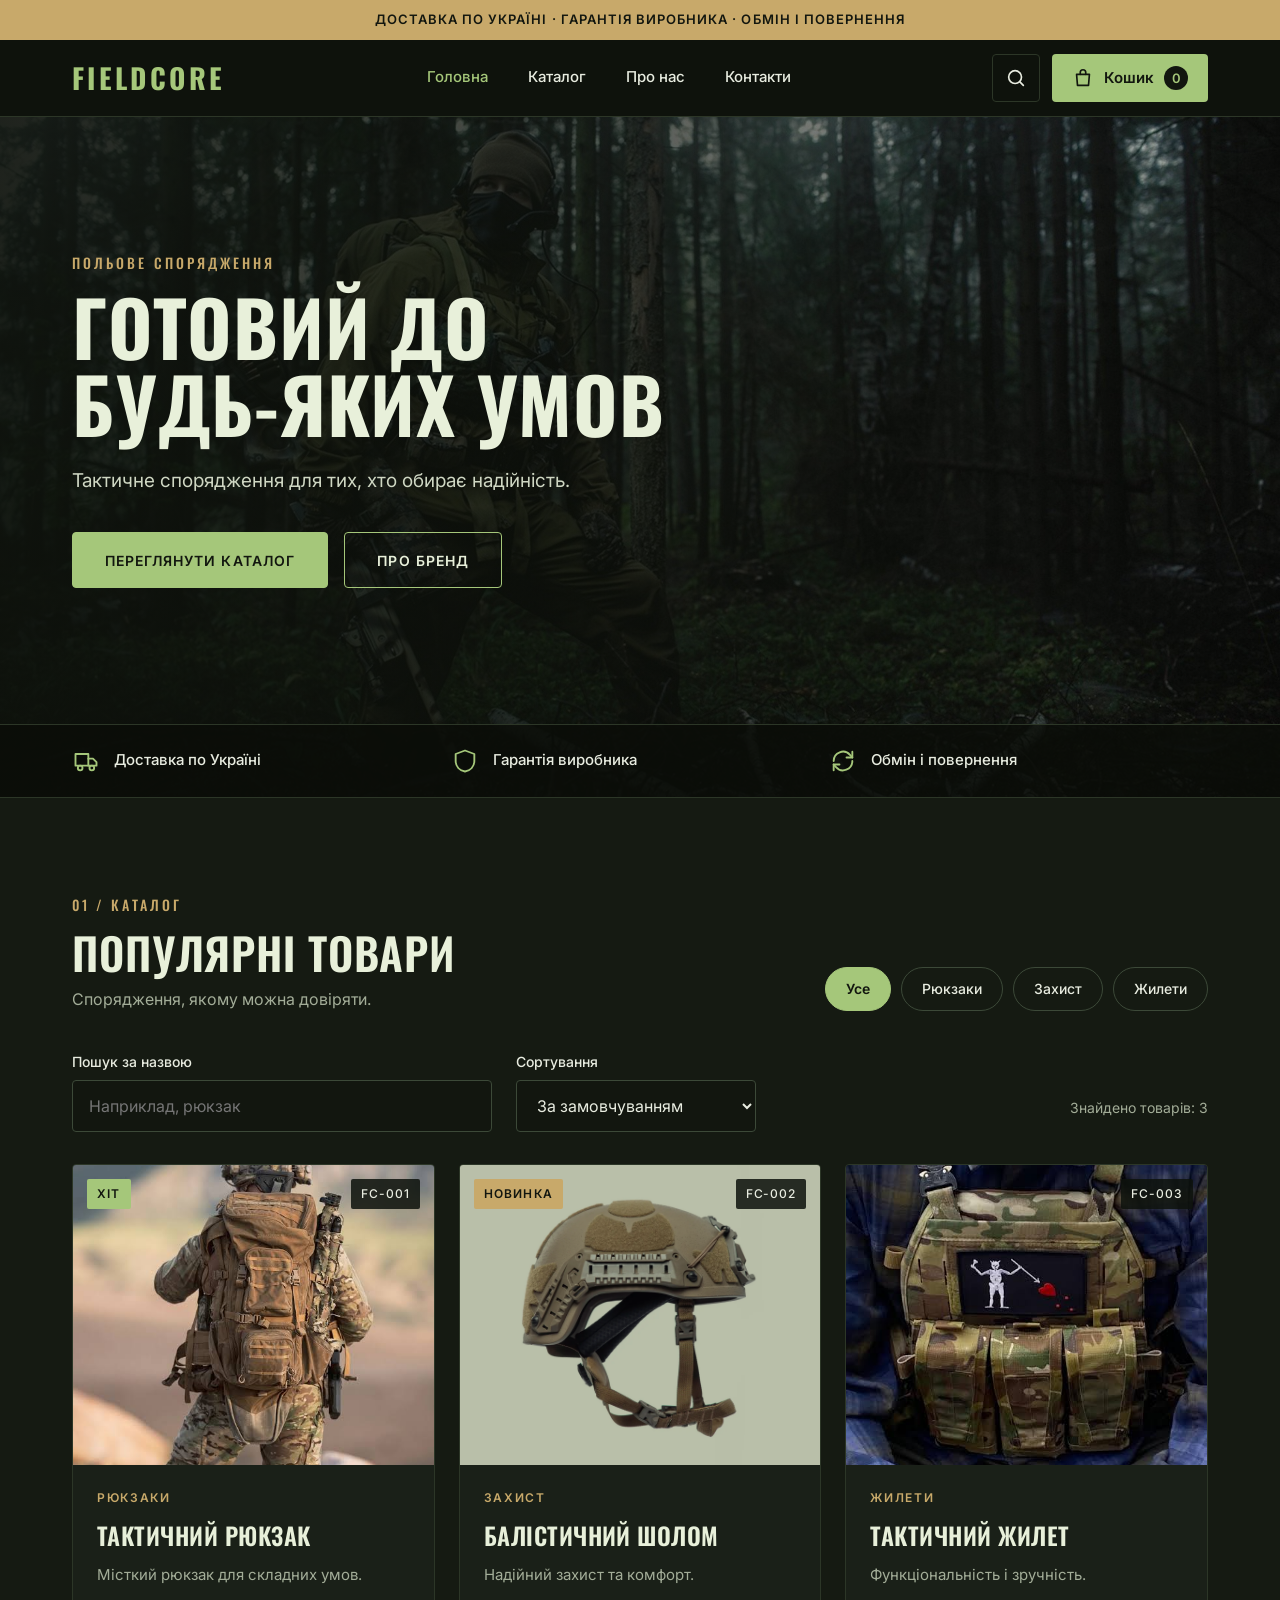
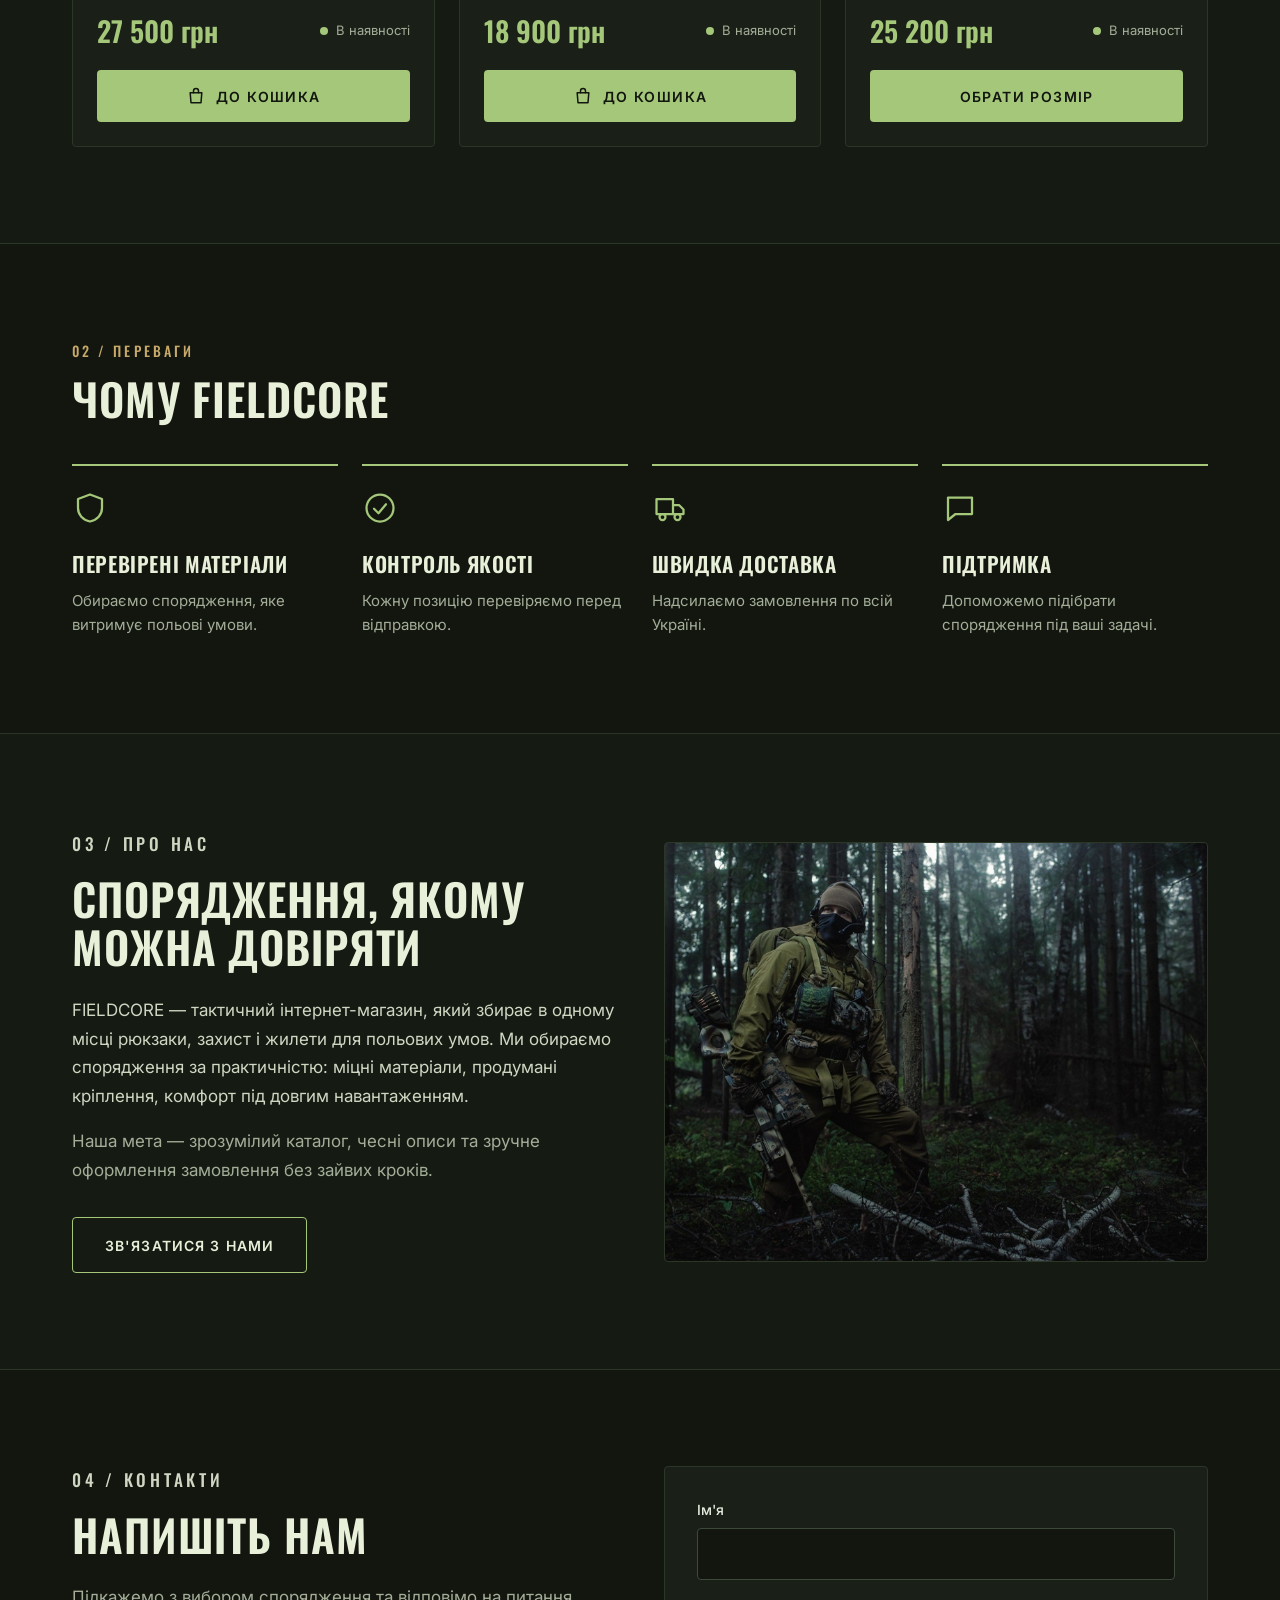
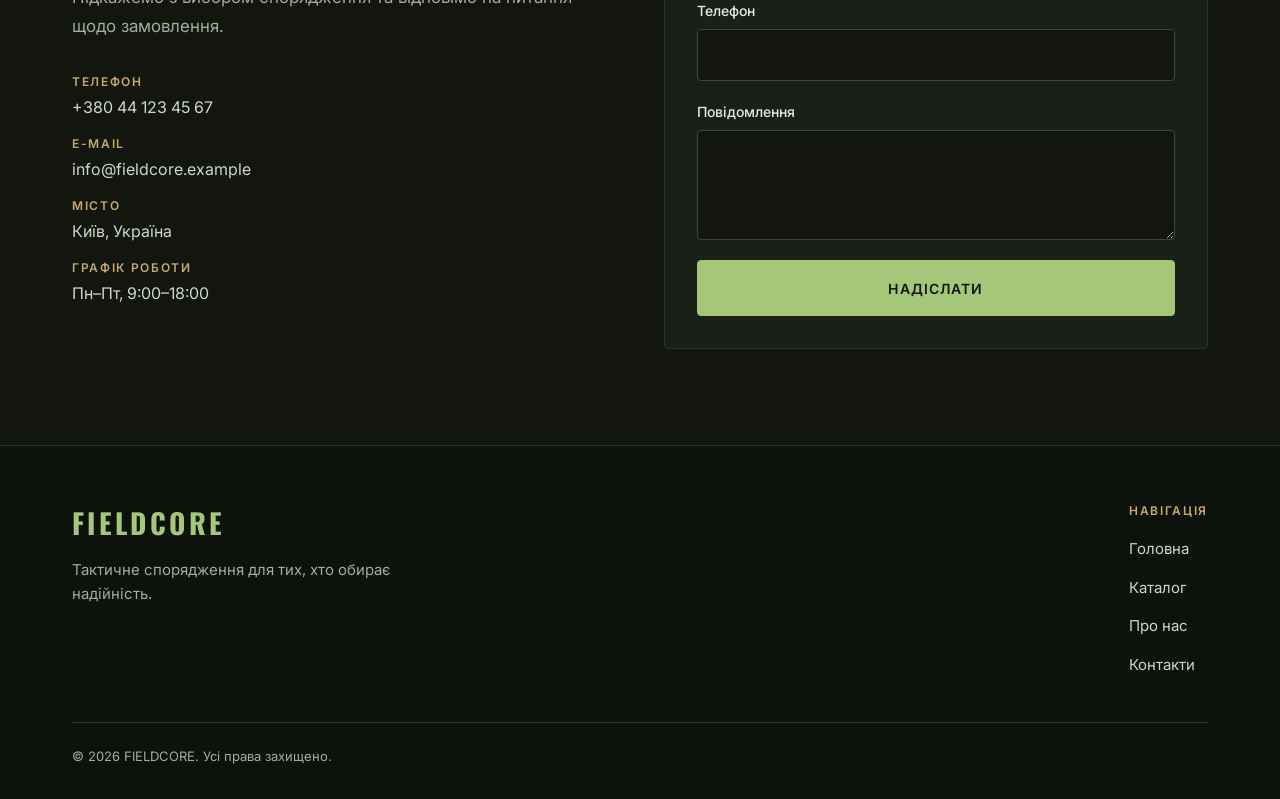
<file: index.html>
<!DOCTYPE html>
<html lang="uk">
<head>
    <meta charset="UTF-8">
    <meta name="viewport" content="width=device-width, initial-scale=1.0">
    <title>FIELDCORE — тактичне спорядження</title>
    <meta name="description" content="FIELDCORE — тактичний магазин спорядження: рюкзаки, шоломи, жилети. Надійне спорядження для будь-яких умов.">
    <meta name="theme-color" content="#0e120c">
    <link rel="icon" href="data:image/svg+xml,%3Csvg xmlns='http://www.w3.org/2000/svg' viewBox='0 0 32 32'%3E%3Crect width='32' height='32' fill='%230e120c'/%3E%3Ctext x='16' y='22' font-size='15' font-weight='700' text-anchor='middle' fill='%23a5c77a' font-family='Arial,sans-serif'%3EFC%3C/text%3E%3C/svg%3E">

    <link rel="preconnect" href="https://fonts.googleapis.com">
    <link rel="preconnect" href="https://fonts.gstatic.com" crossorigin>
    <link href="https://fonts.googleapis.com/css2?family=Inter:wght@400;500;600&family=Oswald:wght@500;600;700&display=swap" rel="stylesheet">
    <link rel="stylesheet" href="style.css">

    <!-- Позначаємо, що JavaScript працює (потрібно для анімацій появи) -->
    <script>document.documentElement.classList.add("js");</script>
</head>
<body>

    <a class="skip-link" href="#main">Перейти до змісту</a>

    <div class="topbar">Доставка по Україні · Гарантія виробника · Обмін і повернення</div>

    <!-- ===== Шапка ===== -->
    <header class="site-header">
        <div class="container header-inner">
            <a class="logo" href="index.html">FIELDCORE</a>

            <nav class="main-nav" aria-label="Головна навігація">
                <a href="index.html#home" aria-current="page">Головна</a>
                <a href="index.html#catalog">Каталог</a>
                <a href="index.html#about">Про нас</a>
                <a href="index.html#contacts">Контакти</a>
            </nav>

            <div class="header-actions">
                <a class="icon-button" href="index.html#catalog-search" data-focus-search aria-label="Пошук товарів">
                    <svg width="22" height="22" viewBox="0 0 24 24" fill="none" stroke="currentColor" stroke-width="1.8" stroke-linecap="round" stroke-linejoin="round" aria-hidden="true"><circle cx="11" cy="11" r="7"/><path d="M20 20l-3.5-3.5"/></svg>
                </a>
                <button id="cart-button" class="cart-button" type="button" aria-controls="cart-modal" aria-expanded="false" aria-label="Кошик, товарів: 0">
                    <svg width="22" height="22" viewBox="0 0 24 24" fill="none" stroke="currentColor" stroke-width="1.8" stroke-linecap="round" stroke-linejoin="round" aria-hidden="true"><path d="M5 8h14l-1 12H6L5 8z"/><path d="M9 8V6a3 3 0 0 1 6 0v2"/></svg>
                    <span class="cart-label">Кошик</span>
                    <span id="cart-count" class="cart-count">0</span>
                </button>
            </div>
        </div>
    </header>

    <main id="main">

        <!-- ===== Головний екран ===== -->
        <section class="hero" id="home">
            <div class="hero-main">
                <div class="container">
                    <div class="hero-content">
                        <p class="eyebrow">ПОЛЬОВЕ СПОРЯДЖЕННЯ</p>
                        <h1>ГОТОВИЙ ДО БУДЬ-ЯКИХ УМОВ</h1>
                        <p class="hero-text">Тактичне спорядження для тих, хто обирає надійність.</p>
                        <div class="hero-buttons">
                            <a class="btn btn-primary btn-large" href="#catalog">ПЕРЕГЛЯНУТИ КАТАЛОГ</a>
                            <a class="btn btn-outline btn-large" href="#about">ПРО БРЕНД</a>
                        </div>
                    </div>
                </div>
            </div>

            <div class="perks">
                <div class="container perks-inner">
                    <div class="perk">
                        <svg width="28" height="28" viewBox="0 0 24 24" fill="none" stroke="currentColor" stroke-width="1.6" stroke-linecap="round" stroke-linejoin="round" aria-hidden="true"><path d="M3 6h11v10H3z"/><path d="M14 10h4l3 3v3h-7"/><circle cx="7" cy="18" r="2"/><circle cx="17" cy="18" r="2"/></svg>
                        <span>Доставка по Україні</span>
                    </div>
                    <div class="perk">
                        <svg width="28" height="28" viewBox="0 0 24 24" fill="none" stroke="currentColor" stroke-width="1.6" stroke-linecap="round" stroke-linejoin="round" aria-hidden="true"><path d="M12 3l8 3v6c0 4.5-3.2 8-8 9-4.8-1-8-4.5-8-9V6l8-3z"/></svg>
                        <span>Гарантія виробника</span>
                    </div>
                    <div class="perk">
                        <svg width="28" height="28" viewBox="0 0 24 24" fill="none" stroke="currentColor" stroke-width="1.6" stroke-linecap="round" stroke-linejoin="round" aria-hidden="true"><path d="M4 12a8 8 0 0 1 14-5.3L20 9"/><path d="M20 4v5h-5"/><path d="M20 12a8 8 0 0 1-14 5.3L4 15"/><path d="M4 20v-5h5"/></svg>
                        <span>Обмін і повернення</span>
                    </div>
                </div>
            </div>
        </section>

        <!-- ===== Каталог ===== -->
        <section class="section section-alt" id="catalog" aria-labelledby="catalog-title">
            <div class="container">
                <div class="section-head section-head-row">
                    <div>
                        <p class="eyebrow">01 / КАТАЛОГ</p>
                        <h2 id="catalog-title">ПОПУЛЯРНІ ТОВАРИ</h2>
                        <p class="section-lead">Спорядження, якому можна довіряти.</p>
                    </div>
                    <div class="chips" id="category-chips" role="group" aria-label="Фільтр за категорією"></div>
                </div>

                <div class="toolbar">
                    <div class="field toolbar-search">
                        <label for="catalog-search">Пошук за назвою</label>
                        <input id="catalog-search" type="search" placeholder="Наприклад, рюкзак" autocomplete="off">
                    </div>
                    <div class="field toolbar-sort">
                        <label for="catalog-sort">Сортування</label>
                        <select id="catalog-sort">
                            <option value="default">За замовчуванням</option>
                            <option value="price-asc">Спочатку дешевші</option>
                            <option value="price-desc">Спочатку дорожчі</option>
                            <option value="name">За назвою (А–Я)</option>
                        </select>
                    </div>
                    <p class="results-count" id="results-count" role="status"></p>
                </div>

                <div class="products" id="products"></div>

                <div class="catalog-empty" id="catalog-empty" hidden>
                    <p class="empty-title">Нічого не знайдено.</p>
                    <p class="muted">Спробуйте змінити пошуковий запит або категорію.</p>
                    <button class="btn btn-outline" type="button" id="reset-filters">СКИНУТИ ФІЛЬТРИ</button>
                </div>

                <noscript>
                    <p class="muted">Для перегляду каталогу потрібно ввімкнути JavaScript у браузері.</p>
                </noscript>
            </div>
        </section>

        <!-- ===== Переваги ===== -->
        <section class="section" aria-labelledby="why-title">
            <div class="container">
                <div class="section-head">
                    <p class="eyebrow">02 / ПЕРЕВАГИ</p>
                    <h2 id="why-title">ЧОМУ FIELDCORE</h2>
                </div>

                <div class="features">
                    <div class="feature reveal">
                        <svg width="36" height="36" viewBox="0 0 24 24" fill="none" stroke="currentColor" stroke-width="1.5" stroke-linecap="round" stroke-linejoin="round" aria-hidden="true"><path d="M12 3l8 3v6c0 4.5-3.2 8-8 9-4.8-1-8-4.5-8-9V6l8-3z"/></svg>
                        <h3>Перевірені матеріали</h3>
                        <p>Обираємо спорядження, яке витримує польові умови.</p>
                    </div>
                    <div class="feature reveal">
                        <svg width="36" height="36" viewBox="0 0 24 24" fill="none" stroke="currentColor" stroke-width="1.5" stroke-linecap="round" stroke-linejoin="round" aria-hidden="true"><circle cx="12" cy="12" r="9"/><path d="M8 12.5l3 3 5-6"/></svg>
                        <h3>Контроль якості</h3>
                        <p>Кожну позицію перевіряємо перед відправкою.</p>
                    </div>
                    <div class="feature reveal">
                        <svg width="36" height="36" viewBox="0 0 24 24" fill="none" stroke="currentColor" stroke-width="1.5" stroke-linecap="round" stroke-linejoin="round" aria-hidden="true"><path d="M3 6h11v10H3z"/><path d="M14 10h4l3 3v3h-7"/><circle cx="7" cy="18" r="2"/><circle cx="17" cy="18" r="2"/></svg>
                        <h3>Швидка доставка</h3>
                        <p>Надсилаємо замовлення по всій Україні.</p>
                    </div>
                    <div class="feature reveal">
                        <svg width="36" height="36" viewBox="0 0 24 24" fill="none" stroke="currentColor" stroke-width="1.5" stroke-linecap="round" stroke-linejoin="round" aria-hidden="true"><path d="M4 5h16v11H9l-5 4V5z"/></svg>
                        <h3>Підтримка</h3>
                        <p>Допоможемо підібрати спорядження під ваші задачі.</p>
                    </div>
                </div>
            </div>
        </section>

        <!-- ===== Про нас ===== -->
        <section class="section section-alt" id="about" aria-labelledby="about-title">
            <div class="container about-inner">
                <div class="about-text reveal">
                    <p class="eyebrow">03 / ПРО НАС</p>
                    <h2 id="about-title">СПОРЯДЖЕННЯ, ЯКОМУ МОЖНА ДОВІРЯТИ</h2>
                    <p>FIELDCORE — тактичний інтернет-магазин, який збирає в одному місці рюкзаки, захист і жилети для польових умов. Ми обираємо спорядження за практичністю: міцні матеріали, продумані кріплення, комфорт під довгим навантаженням.</p>
                    <p class="muted">Наша мета — зрозумілий каталог, чесні описи та зручне оформлення замовлення без зайвих кроків.</p>
                    <a class="btn btn-outline btn-large" href="#contacts">ЗВ'ЯЗАТИСЯ З НАМИ</a>
                </div>
                <div class="about-photo reveal" role="img" aria-label="Боєць у лісі у польовому спорядженні"></div>
            </div>
        </section>

        <!-- ===== Контакти ===== -->
        <section class="section" id="contacts" aria-labelledby="contacts-title">
            <div class="container contacts-inner">
                <div class="contacts-text reveal">
                    <p class="eyebrow">04 / КОНТАКТИ</p>
                    <h2 id="contacts-title">НАПИШІТЬ НАМ</h2>
                    <p class="muted">Підкажемо з вибором спорядження та відповімо на питання щодо замовлення.</p>

                    <dl class="contact-list">
                        <div><dt>ТЕЛЕФОН</dt><dd><a href="tel:+380441234567">+380 44 123 45 67</a></dd></div>
                        <div><dt>E-MAIL</dt><dd><a href="mailto:info@fieldcore.example">info@fieldcore.example</a></dd></div>
                        <div><dt>МІСТО</dt><dd>Київ, Україна</dd></div>
                        <div><dt>ГРАФІК РОБОТИ</dt><dd>Пн–Пт, 9:00–18:00</dd></div>
                    </dl>
                </div>

                <form class="card-form reveal" id="contact-form" novalidate>
                    <div class="field">
                        <label for="c-name">Ім'я</label>
                        <input id="c-name" type="text" autocomplete="name" data-validate="name" aria-describedby="c-name-error">
                        <p class="field-error" id="c-name-error"></p>
                    </div>
                    <div class="field">
                        <label for="c-phone">Телефон</label>
                        <input id="c-phone" type="tel" autocomplete="tel" data-validate="phone" aria-describedby="c-phone-error">
                        <p class="field-error" id="c-phone-error"></p>
                    </div>
                    <div class="field">
                        <label for="c-message">Повідомлення</label>
                        <textarea id="c-message" rows="4" data-validate="message" aria-describedby="c-message-error"></textarea>
                        <p class="field-error" id="c-message-error"></p>
                    </div>
                    <button class="btn btn-primary btn-large" type="submit">НАДІСЛАТИ</button>
                    <p class="form-status" id="contact-status" role="status"></p>
                </form>
            </div>
        </section>

    </main>

    <!-- ===== Футер ===== -->
    <footer class="site-footer">
        <div class="container">
            <div class="footer-top">
                <div class="footer-brand">
                    <div class="logo">FIELDCORE</div>
                    <p>Тактичне спорядження для тих, хто обирає надійність.</p>
                </div>
                <nav class="footer-nav" aria-label="Навігація у футері">
                    <span class="footer-title">НАВІГАЦІЯ</span>
                    <a href="index.html#home">Головна</a>
                    <a href="index.html#catalog">Каталог</a>
                    <a href="index.html#about">Про нас</a>
                    <a href="index.html#contacts">Контакти</a>
                </nav>
            </div>
            <p class="footer-bottom">© <span data-year>2026</span> FIELDCORE. Усі права захищено.</p>
        </div>
    </footer>

    <!-- ===== Кошик (бокова панель) ===== -->
    <div id="cart-modal" class="cart-modal" role="dialog" aria-modal="true" aria-labelledby="cart-title" hidden>
        <div class="cart-overlay" data-close-cart></div>

        <aside class="cart-panel">
            <div class="cart-head">
                <h2 id="cart-title"><span id="cart-title-text">ВАШ КОШИК</span> <span id="cart-title-count" class="accent">(0)</span></h2>
                <button id="close-cart" class="icon-button" type="button" aria-label="Закрити кошик">
                    <svg width="20" height="20" viewBox="0 0 24 24" fill="none" stroke="currentColor" stroke-width="2" stroke-linecap="round" aria-hidden="true"><path d="M6 6l12 12M18 6L6 18"/></svg>
                </button>
            </div>

            <!-- Екран 1: список товарів -->
            <div class="cart-view" id="cart-view-cart">
                <div class="cart-items" id="cart-items"></div>
                <div class="cart-foot">
                    <div class="cart-total">
                        <span>Разом</span>
                        <strong><span id="cart-total">0</span> грн</strong>
                    </div>
                    <button class="btn btn-primary btn-large" type="button" id="checkout-button">ОФОРМИТИ ЗАМОВЛЕННЯ</button>
                    <button class="btn btn-outline" type="button" data-close-cart>Продовжити покупки</button>
                </div>
            </div>

            <!-- Екран 2: оформлення замовлення -->
            <div class="cart-view" id="cart-view-checkout" hidden>
                <form class="checkout-form" id="checkout-form" novalidate>
                    <p class="checkout-summary" id="checkout-summary"></p>
                    <div class="field">
                        <label for="o-name">Ім'я</label>
                        <input id="o-name" type="text" autocomplete="name" data-validate="name" aria-describedby="o-name-error">
                        <p class="field-error" id="o-name-error"></p>
                    </div>
                    <div class="field">
                        <label for="o-phone">Телефон</label>
                        <input id="o-phone" type="tel" autocomplete="tel" data-validate="phone" aria-describedby="o-phone-error">
                        <p class="field-error" id="o-phone-error"></p>
                    </div>
                    <div class="field">
                        <label for="o-address">Місто та спосіб доставки</label>
                        <input id="o-address" type="text" autocomplete="street-address" placeholder="Київ, відділення №1" data-validate="address" aria-describedby="o-address-error">
                        <p class="field-error" id="o-address-error"></p>
                    </div>
                    <p class="muted small">Навчальний проєкт: замовлення нікуди не надсилається.</p>
                    <div class="checkout-buttons">
                        <button class="btn btn-primary btn-large" type="submit">ПІДТВЕРДИТИ ЗАМОВЛЕННЯ</button>
                        <button class="btn btn-outline" type="button" id="back-to-cart">Назад до кошика</button>
                    </div>
                </form>
            </div>

            <!-- Екран 3: замовлення прийнято -->
            <div class="cart-view" id="cart-view-success" hidden>
                <div class="success-box">
                    <svg width="56" height="56" viewBox="0 0 24 24" fill="none" stroke="currentColor" stroke-width="1.5" stroke-linecap="round" stroke-linejoin="round" aria-hidden="true"><circle cx="12" cy="12" r="9"/><path d="M8 12.5l3 3 5-6"/></svg>
                    <h3 id="success-title" tabindex="-1"><span id="order-number">Замовлення прийнято</span></h3>
                    <p id="order-summary"></p>
                    <p class="muted">Це навчальний проєкт, тому справжнього замовлення не створено.</p>
                    <button class="btn btn-primary btn-large" type="button" id="success-close">ЗАКРИТИ</button>
                </div>
            </div>
        </aside>
    </div>

    <script src="js/ui.js"></script>
    <script src="js/products.js"></script>
    <script src="js/cart.js"></script>
    <script src="js/main.js"></script>
</body>
</html>
</file>
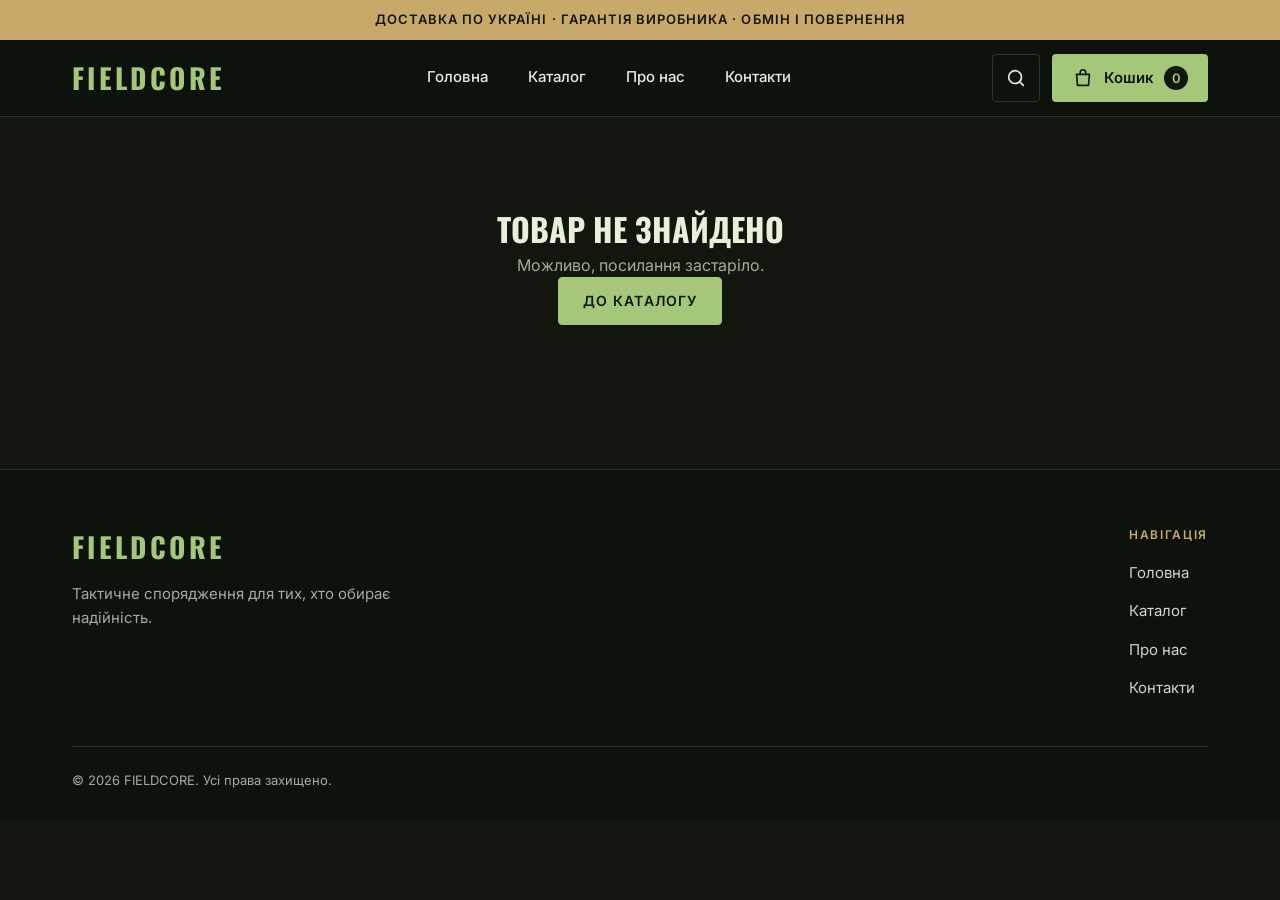
<file: product.html>
<!DOCTYPE html>
<html lang="uk">
<head>
    <meta charset="UTF-8">
    <meta name="viewport" content="width=device-width, initial-scale=1.0">
    <title>Товар — FIELDCORE</title>
    <meta name="description" content="Сторінка товару магазину тактичного спорядження FIELDCORE.">
    <meta name="theme-color" content="#0e120c">
    <link rel="icon" href="data:image/svg+xml,%3Csvg xmlns='http://www.w3.org/2000/svg' viewBox='0 0 32 32'%3E%3Crect width='32' height='32' fill='%230e120c'/%3E%3Ctext x='16' y='22' font-size='15' font-weight='700' text-anchor='middle' fill='%23a5c77a' font-family='Arial,sans-serif'%3EFC%3C/text%3E%3C/svg%3E">

    <link rel="preconnect" href="https://fonts.googleapis.com">
    <link rel="preconnect" href="https://fonts.gstatic.com" crossorigin>
    <link href="https://fonts.googleapis.com/css2?family=Inter:wght@400;500;600&family=Oswald:wght@500;600;700&display=swap" rel="stylesheet">
    <link rel="stylesheet" href="style.css">

    <script>document.documentElement.classList.add("js");</script>
</head>
<body>

    <a class="skip-link" href="#main">Перейти до змісту</a>

    <div class="topbar">Доставка по Україні · Гарантія виробника · Обмін і повернення</div>

    <!-- ===== Шапка (така сама, як на головній) ===== -->
    <header class="site-header">
        <div class="container header-inner">
            <a class="logo" href="index.html">FIELDCORE</a>

            <nav class="main-nav" aria-label="Головна навігація">
                <a href="index.html#home">Головна</a>
                <a href="index.html#catalog">Каталог</a>
                <a href="index.html#about">Про нас</a>
                <a href="index.html#contacts">Контакти</a>
            </nav>

            <div class="header-actions">
                <a class="icon-button" href="index.html#catalog-search" aria-label="Пошук товарів">
                    <svg width="22" height="22" viewBox="0 0 24 24" fill="none" stroke="currentColor" stroke-width="1.8" stroke-linecap="round" stroke-linejoin="round" aria-hidden="true"><circle cx="11" cy="11" r="7"/><path d="M20 20l-3.5-3.5"/></svg>
                </a>
                <button id="cart-button" class="cart-button" type="button" aria-controls="cart-modal" aria-expanded="false" aria-label="Кошик, товарів: 0">
                    <svg width="22" height="22" viewBox="0 0 24 24" fill="none" stroke="currentColor" stroke-width="1.8" stroke-linecap="round" stroke-linejoin="round" aria-hidden="true"><path d="M5 8h14l-1 12H6L5 8z"/><path d="M9 8V6a3 3 0 0 1 6 0v2"/></svg>
                    <span class="cart-label">Кошик</span>
                    <span id="cart-count" class="cart-count">0</span>
                </button>
            </div>
        </div>
    </header>

    <!-- Вміст сторінки малює js/product.js -->
    <main id="main" class="section product-page">
        <div class="container" id="product-root">
            <noscript>
                <p class="muted">Для перегляду товару потрібно ввімкнути JavaScript у браузері.</p>
            </noscript>
        </div>
    </main>

    <!-- ===== Футер ===== -->
    <footer class="site-footer">
        <div class="container">
            <div class="footer-top">
                <div class="footer-brand">
                    <div class="logo">FIELDCORE</div>
                    <p>Тактичне спорядження для тих, хто обирає надійність.</p>
                </div>
                <nav class="footer-nav" aria-label="Навігація у футері">
                    <span class="footer-title">НАВІГАЦІЯ</span>
                    <a href="index.html#home">Головна</a>
                    <a href="index.html#catalog">Каталог</a>
                    <a href="index.html#about">Про нас</a>
                    <a href="index.html#contacts">Контакти</a>
                </nav>
            </div>
            <p class="footer-bottom">© <span data-year>2026</span> FIELDCORE. Усі права захищено.</p>
        </div>
    </footer>

    <!-- ===== Кошик (така сама панель, як на головній) ===== -->
    <div id="cart-modal" class="cart-modal" role="dialog" aria-modal="true" aria-labelledby="cart-title" hidden>
        <div class="cart-overlay" data-close-cart></div>

        <aside class="cart-panel">
            <div class="cart-head">
                <h2 id="cart-title"><span id="cart-title-text">ВАШ КОШИК</span> <span id="cart-title-count" class="accent">(0)</span></h2>
                <button id="close-cart" class="icon-button" type="button" aria-label="Закрити кошик">
                    <svg width="20" height="20" viewBox="0 0 24 24" fill="none" stroke="currentColor" stroke-width="2" stroke-linecap="round" aria-hidden="true"><path d="M6 6l12 12M18 6L6 18"/></svg>
                </button>
            </div>

            <div class="cart-view" id="cart-view-cart">
                <div class="cart-items" id="cart-items"></div>
                <div class="cart-foot">
                    <div class="cart-total">
                        <span>Разом</span>
                        <strong><span id="cart-total">0</span> грн</strong>
                    </div>
                    <button class="btn btn-primary btn-large" type="button" id="checkout-button">ОФОРМИТИ ЗАМОВЛЕННЯ</button>
                    <button class="btn btn-outline" type="button" data-close-cart>Продовжити покупки</button>
                </div>
            </div>

            <div class="cart-view" id="cart-view-checkout" hidden>
                <form class="checkout-form" id="checkout-form" novalidate>
                    <p class="checkout-summary" id="checkout-summary"></p>
                    <div class="field">
                        <label for="o-name">Ім'я</label>
                        <input id="o-name" type="text" autocomplete="name" data-validate="name" aria-describedby="o-name-error">
                        <p class="field-error" id="o-name-error"></p>
                    </div>
                    <div class="field">
                        <label for="o-phone">Телефон</label>
                        <input id="o-phone" type="tel" autocomplete="tel" data-validate="phone" aria-describedby="o-phone-error">
                        <p class="field-error" id="o-phone-error"></p>
                    </div>
                    <div class="field">
                        <label for="o-address">Місто та спосіб доставки</label>
                        <input id="o-address" type="text" autocomplete="street-address" placeholder="Київ, відділення №1" data-validate="address" aria-describedby="o-address-error">
                        <p class="field-error" id="o-address-error"></p>
                    </div>
                    <p class="muted small">Навчальний проєкт: замовлення нікуди не надсилається.</p>
                    <div class="checkout-buttons">
                        <button class="btn btn-primary btn-large" type="submit">ПІДТВЕРДИТИ ЗАМОВЛЕННЯ</button>
                        <button class="btn btn-outline" type="button" id="back-to-cart">Назад до кошика</button>
                    </div>
                </form>
            </div>

            <div class="cart-view" id="cart-view-success" hidden>
                <div class="success-box">
                    <svg width="56" height="56" viewBox="0 0 24 24" fill="none" stroke="currentColor" stroke-width="1.5" stroke-linecap="round" stroke-linejoin="round" aria-hidden="true"><circle cx="12" cy="12" r="9"/><path d="M8 12.5l3 3 5-6"/></svg>
                    <h3 id="success-title" tabindex="-1"><span id="order-number">Замовлення прийнято</span></h3>
                    <p id="order-summary"></p>
                    <p class="muted">Це навчальний проєкт, тому справжнього замовлення не створено.</p>
                    <button class="btn btn-primary btn-large" type="button" id="success-close">ЗАКРИТИ</button>
                </div>
            </div>
        </aside>
    </div>

    <script src="js/ui.js"></script>
    <script src="js/products.js"></script>
    <script src="js/cart.js"></script>
    <script src="js/product.js"></script>
</body>
</html>
</file>
<file: style.css>
/* ==========================================================
   FIELDCORE — стилі
   Зміст:
   1. Змінні (кольори, шрифти)   7. Каталог і картки товарів
   2. Базові стилі               8. Переваги, «Про нас», контакти
   3. Кнопки та форми            9. Футер
   4. Шапка                     10. Кошик (бокова панель)
   5. Головний екран (hero)     11. Сторінка товару
   6. Секції                    12. Анімації та адаптивність
   ========================================================== */


/* ---------- 1. Змінні ----------
   Змінили колір тут — він змінився на всьому сайті. */
:root {
    --bg: #12160f;
    --bg-alt: #151a12;
    --bg-header: #0e120c;
    --surface: #1a2018;
    --line: #2c3627;
    --line-strong: #3c4938;

    --text: #e8ece0;
    --text-soft: #cfd7c3;
    --muted: #a3ad98;
    --heading: #e8f0da;

    --accent: #a5c77a;
    --accent-hover: #c4dda0;
    --accent-contrast: #12160f;
    --sand: #c8a96a;
    --danger: #ff9b8a;
    --photo-bg: #b9bfa9;

    --font-heading: "Oswald", "Arial Narrow", Impact, sans-serif;
    --font-body: "Inter", Arial, sans-serif;

    --radius: 4px;
    --container: 1200px;
}


/* ---------- 2. Базові стилі ---------- */
*,
*::before,
*::after {
    box-sizing: border-box;
}

[hidden] {
    display: none !important;
}

html {
    scroll-behavior: smooth;
    scroll-padding-top: 96px; /* щоб липка шапка не закривала заголовки при переході за якорем */
}

body {
    margin: 0;
    background-color: var(--bg);
    color: var(--text);
    font-family: var(--font-body);
    line-height: 1.5;
    -webkit-font-smoothing: antialiased;
}

body.no-scroll {
    overflow: hidden; /* поки відкритий кошик, сторінка під ним не прокручується */
}

img {
    max-width: 100%;
}

a {
    color: inherit;
    text-decoration: none;
}

a:hover {
    color: var(--accent);
}

h1, h2, h3 {
    margin: 0;
    font-family: var(--font-heading);
    color: var(--heading);
    text-transform: uppercase;
}

p {
    margin: 0;
}

/* Видима рамка фокуса для клавіатурної навігації */
a:focus-visible,
button:focus-visible,
input:focus-visible,
select:focus-visible,
textarea:focus-visible,
[tabindex]:focus-visible {
    outline: 3px solid #d4e3c0;
    outline-offset: 3px;
}

.container {
    width: 100%;
    max-width: var(--container);
    margin: 0 auto;
    padding: 0 32px;
}

.muted {
    color: var(--muted);
}

.small {
    font-size: 14px;
}

.accent {
    color: var(--accent);
}

.skip-link {
    position: absolute;
    left: 16px;
    top: -60px;
    z-index: 2000;
    padding: 12px 18px;
    background: var(--accent);
    color: var(--accent-contrast);
    font-weight: 600;
    border-radius: var(--radius);
}

.skip-link:focus {
    top: 16px;
    color: var(--accent-contrast);
}


/* ---------- 3. Кнопки та форми ---------- */
.btn {
    display: inline-flex;
    align-items: center;
    justify-content: center;
    gap: 10px;
    min-height: 48px;
    padding: 0 24px;
    border: 1px solid var(--accent);
    border-radius: var(--radius);
    font-family: var(--font-body);
    font-size: 14px;
    font-weight: 600;
    letter-spacing: 0.08em;
    cursor: pointer;
    transition: background-color 0.3s ease, transform 0.3s ease, color 0.3s ease;
}

.btn-large {
    min-height: 56px;
    padding: 0 32px;
}

.btn-primary {
    background-color: var(--accent);
    color: var(--accent-contrast);
}

.btn-primary:hover:not(:disabled) {
    background-color: var(--accent-hover);
    color: var(--accent-contrast);
    transform: translateY(-2px);
}

.btn-outline {
    background-color: transparent;
    color: var(--heading);
}

.btn-outline:hover:not(:disabled) {
    background-color: rgba(165, 199, 122, 0.12);
    color: var(--heading);
}

.btn:disabled,
.buy-button:disabled {
    opacity: 0.45;
    cursor: not-allowed;
}

.icon-button {
    display: inline-flex;
    align-items: center;
    justify-content: center;
    width: 48px;
    height: 48px;
    background: transparent;
    border: 1px solid var(--line);
    border-radius: var(--radius);
    color: var(--text);
    cursor: pointer;
    transition: border-color 0.3s ease, color 0.3s ease;
}

.icon-button:hover {
    border-color: var(--accent);
    color: var(--accent);
}

.link-button {
    min-height: 44px;
    padding: 0 8px;
    background: none;
    border: none;
    color: var(--muted);
    font-family: var(--font-body);
    font-size: 14px;
    text-decoration: underline;
    cursor: pointer;
}

.link-button:hover {
    color: var(--accent);
}

/* Поля форм */
.field {
    display: flex;
    flex-direction: column;
    gap: 8px;
}

.field label {
    font-size: 14px;
    font-weight: 500;
}

.field input,
.field select,
.field textarea {
    width: 100%;
    min-height: 52px;
    padding: 0 16px;
    background-color: var(--bg);
    color: var(--text);
    border: 1px solid var(--line-strong);
    border-radius: var(--radius);
    font-family: var(--font-body);
    font-size: 16px;
}

.field textarea {
    padding: 14px 16px;
    resize: vertical;
}

.field input[aria-invalid="true"],
.field textarea[aria-invalid="true"] {
    border-color: var(--danger);
}

.field-error {
    margin: 0;
    color: var(--danger);
    font-size: 14px;
}

.field-error:empty {
    display: none;
}


/* ---------- 4. Шапка ---------- */
.topbar {
    padding: 10px 16px;
    background-color: var(--sand);
    color: var(--accent-contrast);
    font-size: 13px;
    font-weight: 600;
    letter-spacing: 0.08em;
    text-align: center;
    text-transform: uppercase;
}

.site-header {
    position: sticky;
    top: 0;
    z-index: 50;
    background-color: var(--bg-header);
    border-bottom: 1px solid var(--line);
}

.header-inner {
    display: flex;
    flex-wrap: wrap;
    align-items: center;
    justify-content: space-between;
    gap: 12px 32px;
    min-height: 76px;
}

.logo {
    font-family: var(--font-heading);
    font-size: 28px;
    font-weight: 700;
    letter-spacing: 0.12em;
    color: var(--accent);
}

.logo:hover {
    color: var(--accent-hover);
}

.main-nav {
    display: flex;
    flex-wrap: wrap;
    gap: 4px 8px;
}

.main-nav a {
    padding: 12px 16px;
    font-size: 15px;
    font-weight: 500;
    color: var(--text);
    transition: color 0.3s ease;
}

.main-nav a:hover,
.main-nav a[aria-current="page"] {
    color: var(--accent);
}

.header-actions {
    display: flex;
    align-items: center;
    gap: 12px;
}

.cart-button {
    display: inline-flex;
    align-items: center;
    gap: 10px;
    height: 48px;
    padding: 0 20px;
    background-color: var(--accent);
    color: var(--accent-contrast);
    border: none;
    border-radius: var(--radius);
    font-family: var(--font-body);
    font-size: 15px;
    font-weight: 600;
    cursor: pointer;
    transition: background-color 0.3s ease, transform 0.3s ease;
}

.cart-button:hover {
    background-color: var(--accent-hover);
    transform: translateY(-2px);
}

.cart-count {
    display: inline-flex;
    align-items: center;
    justify-content: center;
    min-width: 24px;
    height: 24px;
    padding: 0 6px;
    background-color: var(--bg);
    color: var(--accent);
    border-radius: 12px;
    font-size: 13px;
}


/* ---------- 5. Головний екран (hero) ---------- */
.hero {
    display: flex;
    flex-direction: column;
    min-height: 680px;
    background:
        linear-gradient(90deg, rgba(14, 18, 12, 0.93) 0%, rgba(14, 18, 12, 0.7) 48%, rgba(14, 18, 12, 0.25) 100%),
        url("images/hero.jpg") center / cover no-repeat;
}

.hero-main {
    display: flex;
    flex: 1;
    align-items: center;
}

.hero-content {
    max-width: 640px;
    padding: 72px 0;
}

.eyebrow {
    margin-bottom: 14px;
    font-family: var(--font-heading);
    font-size: 14px;
    font-weight: 500;
    letter-spacing: 0.22em;
    color: var(--sand);
}

.hero h1 {
    margin-bottom: 24px;
    font-size: clamp(40px, 7vw, 76px);
    font-weight: 700;
    line-height: 1.02;
    letter-spacing: 0.01em;
}

.hero-text {
    max-width: 520px;
    margin-bottom: 36px;
    font-size: 19px;
    line-height: 1.6;
    color: var(--text-soft);
}

.hero-buttons {
    display: flex;
    flex-wrap: wrap;
    gap: 16px;
}

.perks {
    background-color: rgba(10, 13, 8, 0.82);
    border-top: 1px solid var(--line);
}

.perks-inner {
    display: flex;
    flex-wrap: wrap;
}

.perk {
    display: flex;
    flex: 1 1 260px;
    align-items: center;
    gap: 14px;
    padding: 22px 0;
    font-size: 15px;
    font-weight: 500;
}

.perk svg {
    flex-shrink: 0;
    color: var(--accent);
}


/* ---------- 6. Секції ---------- */
.section {
    padding: 96px 0;
    border-top: 1px solid var(--line);
}

.section-alt {
    background-color: var(--bg-alt);
}

.section-head {
    margin-bottom: 40px;
}

.section-head-row {
    display: flex;
    flex-wrap: wrap;
    align-items: flex-end;
    justify-content: space-between;
    gap: 24px;
}

.section h2 {
    font-size: clamp(30px, 4vw, 44px);
    font-weight: 600;
    letter-spacing: 0.02em;
    line-height: 1.1;
}

.section-lead {
    margin-top: 10px;
    color: var(--muted);
}


/* ---------- 7. Каталог і картки товарів ---------- */
.chips {
    display: flex;
    flex-wrap: wrap;
    gap: 10px;
}

.chip {
    min-height: 44px;
    padding: 0 20px;
    background: transparent;
    color: var(--text);
    border: 1px solid var(--line-strong);
    border-radius: 22px;
    font-family: var(--font-body);
    font-size: 14px;
    font-weight: 500;
    cursor: pointer;
    transition: background-color 0.3s ease, border-color 0.3s ease;
}

.chip:hover {
    border-color: var(--accent);
}

.chip[aria-pressed="true"] {
    background-color: var(--accent);
    border-color: var(--accent);
    color: var(--accent-contrast);
    font-weight: 600;
}

.toolbar {
    display: flex;
    flex-wrap: wrap;
    align-items: flex-end;
    gap: 16px 24px;
    margin-bottom: 32px;
}

.toolbar-search {
    flex: 1 1 280px;
    max-width: 420px;
}

.toolbar-sort {
    flex: 0 1 240px;
}

.results-count {
    margin-left: auto;
    padding-bottom: 14px;
    font-size: 14px;
    color: var(--muted);
}

.products {
    display: flex;
    flex-wrap: wrap;
    gap: 24px;
}

.product-card {
    display: flex;
    flex: 1 1 320px;
    min-width: 0;
    max-width: 100%;
    flex-direction: column;
    overflow: hidden;
    background-color: var(--surface);
    border: 1px solid var(--line);
    border-radius: var(--radius);
}

.product-media {
    position: relative;
    display: block;
    height: 300px;
    overflow: hidden;
    background-color: var(--photo-bg);
}

.product-media img {
    display: block;
    width: 100%;
    height: 100%;
    object-fit: cover;
    transition: transform 0.4s ease;
}

.product-card:hover .product-media img {
    transform: scale(1.04);
}

/* Фото на білому тлі «вписуємо» в оливковий фон картки */
.is-contain {
    object-fit: contain !important;
    mix-blend-mode: multiply;
}

.badge,
.sku {
    position: absolute;
    top: 14px;
    padding: 6px 10px;
    border-radius: 2px;
    font-size: 12px;
    font-weight: 600;
    letter-spacing: 0.1em;
}

.badge {
    left: 14px;
}

.badge-accent {
    background-color: var(--accent);
    color: var(--accent-contrast);
}

.badge-sand {
    background-color: var(--sand);
    color: var(--accent-contrast);
}

.sku {
    right: 14px;
    background-color: rgba(14, 18, 12, 0.85);
    color: var(--text);
    font-weight: 500;
    letter-spacing: 0.08em;
}

.product-body {
    display: flex;
    flex: 1;
    flex-direction: column;
    gap: 10px;
    padding: 24px;
}

.product-category {
    font-size: 12px;
    font-weight: 600;
    letter-spacing: 0.14em;
    color: var(--sand);
    text-transform: uppercase;
}

.product-body h3 {
    font-size: 24px;
    font-weight: 600;
    letter-spacing: 0.02em;
}

.product-body h3 a:hover {
    color: var(--accent);
}

.product-short {
    font-size: 15px;
    line-height: 1.55;
    color: var(--muted);
}

.product-meta {
    display: flex;
    align-items: center;
    justify-content: space-between;
    gap: 12px;
    margin-top: auto;
    padding-top: 14px;
}

.price {
    font-family: var(--font-heading);
    font-size: 28px;
    font-weight: 600;
    color: var(--accent);
}

.stock {
    display: inline-flex;
    align-items: center;
    gap: 8px;
    font-size: 13px;
    color: var(--muted);
}

.stock-dot {
    width: 8px;
    height: 8px;
    border-radius: 50%;
    background-color: var(--accent);
}

.stock.is-out .stock-dot {
    background-color: var(--danger);
}

.buy-button {
    display: flex;
    align-items: center;
    justify-content: center;
    gap: 10px;
    min-height: 52px;
    margin-top: 8px;
    background-color: var(--accent);
    color: var(--accent-contrast);
    border: none;
    border-radius: var(--radius);
    font-family: var(--font-body);
    font-size: 14px;
    font-weight: 600;
    letter-spacing: 0.1em;
    cursor: pointer;
    transition: background-color 0.3s ease, transform 0.3s ease;
}

.buy-button:hover:not(:disabled) {
    background-color: var(--accent-hover);
    color: var(--accent-contrast);
    transform: translateY(-2px);
}

.catalog-empty,
.not-found {
    padding: 48px 0;
    text-align: center;
}

.catalog-empty .btn {
    margin-top: 20px;
}

.empty-title {
    margin-bottom: 8px;
    font-size: 20px;
    font-weight: 600;
}


/* ---------- 8. Переваги, «Про нас», контакти ---------- */
.features {
    display: flex;
    flex-wrap: wrap;
    gap: 24px;
}

.feature {
    flex: 1 1 240px;
    min-width: 0;
    padding-top: 24px;
    border-top: 2px solid var(--accent);
}

.feature svg {
    color: var(--accent);
}

.feature h3 {
    margin: 16px 0 10px;
    font-size: 21px;
    font-weight: 600;
    letter-spacing: 0.03em;
}

.feature p {
    font-size: 15px;
    line-height: 1.6;
    color: var(--muted);
}

.about-inner,
.contacts-inner {
    display: flex;
    flex-wrap: wrap;
    gap: 48px;
}

.about-inner {
    align-items: center;
}

.about-text,
.contacts-text {
    flex: 1 1 440px;
    min-width: 0;
}

.about-text h2,
.contacts-text h2 {
    margin-bottom: 24px;
}

.about-text p,
.contacts-text > p {
    margin-bottom: 16px;
    font-size: 17px;
    line-height: 1.7;
    color: var(--text-soft);
}

.about-text .muted,
.contacts-text .muted {
    color: var(--muted);
}

.about-text .btn {
    margin-top: 16px;
}

.about-photo {
    flex: 1 1 440px;
    min-width: 0;
    height: 420px;
    background: url("images/hero.jpg") 72% center / cover no-repeat;
    border: 1px solid var(--line);
    border-radius: var(--radius);
}

.contact-list {
    display: flex;
    flex-direction: column;
    gap: 16px;
    margin: 32px 0 0;
    color: var(--text-soft);
}

.contact-list dt {
    margin-bottom: 4px;
    font-size: 12px;
    font-weight: 600;
    letter-spacing: 0.14em;
    color: var(--sand);
}

.contact-list dd {
    margin: 0;
}

.card-form {
    display: flex;
    flex: 1 1 440px;
    min-width: 0;
    flex-direction: column;
    gap: 20px;
    padding: 32px;
    background-color: var(--surface);
    border: 1px solid var(--line);
    border-radius: var(--radius);
}

.form-status {
    color: var(--accent);
    font-size: 15px;
}

.form-status:empty {
    display: none;
}


/* ---------- 9. Футер ---------- */
.site-footer {
    padding: 56px 0 32px;
    background-color: var(--bg-header);
    border-top: 1px solid var(--line);
}

.footer-top {
    display: flex;
    flex-wrap: wrap;
    justify-content: space-between;
    gap: 40px;
    padding-bottom: 40px;
    border-bottom: 1px solid var(--line);
}

.footer-brand {
    flex: 1 1 280px;
    max-width: 380px;
}

.footer-brand .logo {
    margin-bottom: 14px;
}

.footer-brand p {
    font-size: 15px;
    line-height: 1.6;
    color: var(--muted);
}

.footer-nav {
    display: flex;
    flex-direction: column;
    gap: 4px;
}

.footer-nav a {
    padding: 6px 0;
    font-size: 15px;
    color: var(--text-soft);
}

.footer-nav a:hover {
    color: var(--accent);
}

.footer-title {
    margin-bottom: 8px;
    font-size: 12px;
    font-weight: 600;
    letter-spacing: 0.14em;
    color: var(--sand);
}

.footer-bottom {
    padding-top: 24px;
    font-size: 13px;
    color: var(--muted);
}


/* ---------- 10. Кошик (бокова панель) ---------- */
.cart-modal {
    position: fixed;
    inset: 0;
    z-index: 1000;
    display: flex;
    justify-content: flex-end;
}

.cart-overlay {
    position: absolute;
    inset: 0;
    background-color: rgba(0, 0, 0, 0.8);
}

.cart-panel {
    position: relative;
    display: flex;
    flex-direction: column;
    width: min(480px, 100%);
    height: 100%;
    background-color: var(--surface);
    border-left: 1px solid var(--accent);
    animation: slide-in 0.3s ease;
}

.cart-head {
    display: flex;
    align-items: center;
    justify-content: space-between;
    gap: 16px;
    padding: 24px 28px;
    border-bottom: 1px solid var(--line);
}

.cart-head h2 {
    font-size: 26px;
    font-weight: 600;
    letter-spacing: 0.04em;
}

.cart-view {
    display: flex;
    flex: 1;
    min-height: 0;
    flex-direction: column;
}

.cart-items {
    flex: 1;
    overflow-y: auto;
    padding: 8px 28px;
}

.cart-item {
    display: flex;
    gap: 16px;
    padding: 20px 0;
    border-bottom: 1px solid var(--line);
}

.cart-thumb {
    display: block;
    flex-shrink: 0;
    width: 96px;
    height: 96px;
    overflow: hidden;
    background-color: var(--photo-bg);
    border: 1px solid var(--line-strong);
    border-radius: var(--radius);
}

.cart-thumb img {
    display: block;
    width: 100%;
    height: 100%;
    object-fit: cover;
}

.cart-info {
    display: flex;
    flex: 1;
    min-width: 0;
    flex-direction: column;
    gap: 6px;
}

.cart-row {
    display: flex;
    justify-content: space-between;
    gap: 12px;
}

.cart-name {
    font-size: 16px;
    font-weight: 600;
    color: var(--heading);
    overflow-wrap: anywhere;
}

.cart-line-price {
    font-family: var(--font-heading);
    font-size: 18px;
    font-weight: 600;
    color: var(--accent);
    white-space: nowrap;
}

.cart-meta {
    font-size: 13px;
    color: var(--muted);
}

.cart-controls {
    align-items: center;
    margin-top: auto;
}

.qty {
    display: flex;
    align-items: center;
    border: 1px solid var(--line-strong);
    border-radius: var(--radius);
}

.qty-button {
    width: 44px;
    height: 44px;
    background: transparent;
    border: none;
    color: var(--text);
    font-size: 20px;
    cursor: pointer;
}

.qty-button:hover:not(:disabled) {
    color: var(--accent);
}

.qty-button:disabled {
    opacity: 0.35;
    cursor: not-allowed;
}

.qty-value {
    min-width: 32px;
    font-weight: 600;
    text-align: center;
}

.empty-cart {
    display: flex;
    flex-direction: column;
    align-items: center;
    gap: 10px;
    padding: 56px 0;
    text-align: center;
}

.empty-cart .btn {
    margin-top: 12px;
}

.cart-foot {
    display: flex;
    flex-direction: column;
    gap: 16px;
    padding: 24px 28px 28px;
    background-color: var(--bg-alt);
    border-top: 1px solid var(--line);
}

.cart-total {
    display: flex;
    align-items: baseline;
    justify-content: space-between;
}

.cart-total span {
    color: var(--muted);
}

.cart-total strong {
    font-family: var(--font-heading);
    font-size: 32px;
    font-weight: 700;
    color: var(--accent);
}

.cart-total strong span {
    color: inherit;
}

.checkout-form {
    display: flex;
    flex: 1;
    flex-direction: column;
    gap: 20px;
    padding: 24px 28px 28px;
    overflow-y: auto;
}

.checkout-summary {
    padding: 14px 16px;
    background-color: var(--bg-alt);
    border: 1px solid var(--line);
    border-radius: var(--radius);
    color: var(--text-soft);
}

.checkout-buttons {
    display: flex;
    flex-direction: column;
    gap: 12px;
    margin-top: auto;
}

.success-box {
    display: flex;
    flex: 1;
    flex-direction: column;
    align-items: center;
    justify-content: center;
    gap: 14px;
    padding: 40px 28px;
    text-align: center;
}

.success-box svg {
    color: var(--accent);
}

.success-box h3 {
    font-size: 28px;
    line-height: 1.2;
}

.success-box .btn {
    margin-top: 12px;
}

/* Спливаюче повідомлення */
.toast {
    position: fixed;
    left: 50%;
    bottom: 24px;
    z-index: 1100;
    width: max-content;
    max-width: calc(100% - 32px);
    text-align: center;
    padding: 14px 22px;
    background-color: var(--accent);
    color: var(--accent-contrast);
    border-radius: var(--radius);
    font-size: 15px;
    font-weight: 600;
    opacity: 0;
    pointer-events: none;
    transform: translate(-50%, 20px);
    transition: opacity 0.3s ease, transform 0.3s ease;
}

.toast.is-visible {
    opacity: 1;
    transform: translate(-50%, 0);
}


/* ---------- 11. Сторінка товару ---------- */
.product-page {
    border-top: none;
    padding: 40px 0 96px;
}

.breadcrumbs {
    display: flex;
    flex-wrap: wrap;
    gap: 8px;
    margin-bottom: 32px;
    font-size: 14px;
    color: var(--muted);
}

.breadcrumbs a:hover {
    color: var(--accent);
}

.breadcrumbs [aria-current="page"] {
    color: var(--text);
}

.product-layout {
    display: flex;
    flex-wrap: wrap;
    gap: 48px;
}

.product-gallery {
    position: relative;
    flex: 1 1 440px;
    min-width: 0;
    height: 520px;
    overflow: hidden;
    background-color: var(--photo-bg);
    border: 1px solid var(--line);
    border-radius: var(--radius);
}

.product-gallery img {
    display: block;
    width: 100%;
    height: 100%;
    object-fit: cover;
}

.product-info {
    display: flex;
    flex: 1 1 440px;
    min-width: 0;
    flex-direction: column;
    gap: 14px;
}

.product-info h1 {
    font-size: clamp(32px, 4.5vw, 48px);
    font-weight: 600;
    line-height: 1.1;
    letter-spacing: 0.02em;
}

.product-sku {
    font-size: 14px;
    color: var(--muted);
}

.product-price {
    font-family: var(--font-heading);
    font-size: 40px;
    font-weight: 600;
    color: var(--accent);
}

.product-description {
    font-size: 17px;
    line-height: 1.7;
    color: var(--text-soft);
}

.size-picker {
    margin: 8px 0 0;
    padding: 0;
    border: none;
}

.size-picker legend {
    margin-bottom: 10px;
    padding: 0;
    font-size: 14px;
    font-weight: 500;
}

.size-options {
    display: flex;
    flex-wrap: wrap;
    gap: 10px;
}

.size-option {
    position: relative;
}

.size-option input {
    position: absolute;
    inset: 0;
    margin: 0;
    opacity: 0;
    cursor: pointer;
}

.size-option span {
    display: flex;
    align-items: center;
    justify-content: center;
    min-width: 56px;
    height: 48px;
    padding: 0 14px;
    border: 1px solid var(--line-strong);
    border-radius: var(--radius);
    font-weight: 600;
    transition: background-color 0.3s ease, border-color 0.3s ease;
}

.size-option:hover span {
    border-color: var(--accent);
}

.size-option input:checked + span {
    background-color: var(--accent);
    border-color: var(--accent);
    color: var(--accent-contrast);
}

.size-option input:focus-visible + span {
    outline: 3px solid #d4e3c0;
    outline-offset: 3px;
}

.product-actions {
    display: flex;
    flex-wrap: wrap;
    gap: 16px;
    margin-top: 12px;
}

.specs {
    display: grid;
    grid-template-columns: max-content 1fr;
    gap: 10px 24px;
    margin: 16px 0 0;
    padding-top: 24px;
    border-top: 1px solid var(--line);
}

.specs dt {
    color: var(--muted);
}

.specs dd {
    margin: 0;
}

.related {
    margin-top: 96px;
}

.related h2 {
    margin-bottom: 32px;
    font-size: 30px;
}


/* ---------- 12. Анімації та адаптивність ---------- */

/* Поява блоків при прокручуванні. Працює лише коли JS увімкнено (клас .js на <html>),
   тому без JS нічого не лишиться невидимим. */
.js .reveal {
    opacity: 0;
    transform: translateY(30px);
    transition: opacity 0.7s ease, transform 0.7s ease;
}

.js .product-card {
    opacity: 0;
    transform: translateY(30px);
    transition: opacity 0.7s ease, transform 0.4s ease, border-color 0.3s ease;
}

.js .reveal.show,
.js .product-card.show {
    opacity: 1;
    transform: translateY(0);
}

.js .product-card.show:hover {
    transform: translateY(-5px);
    border-color: var(--accent);
}

@keyframes slide-in {
    from {
        transform: translateX(40px);
        opacity: 0;
    }
    to {
        transform: translateX(0);
        opacity: 1;
    }
}

/* Планшети та телефони */
@media (max-width: 768px) {
    .container {
        padding: 0 20px;
    }

    .header-inner {
        column-gap: 12px;
        padding-top: 14px;
        padding-bottom: 14px;
    }

    /* Кошик і пошук лишаються праворуч від логотипу в одному рядку */
    .header-actions {
        margin-left: auto;
    }

    .cart-button {
        padding: 0 14px;
    }

    /* Меню переходить на окремий рядок під логотипом і кошиком */
    .main-nav {
        order: 3;
        flex: 1 0 100%;
        justify-content: center;
        gap: 0;
    }

    .main-nav a {
        padding: 10px 12px;
    }

    .logo {
        font-size: 24px;
    }

    .cart-label {
        display: none;
    }

    .hero {
        min-height: 560px;
    }

    .hero-content {
        padding: 48px 0;
    }

    .hero-text {
        font-size: 17px;
    }

    .section {
        padding: 64px 0;
    }

    .product-media {
        height: 240px;
    }

    .about-photo {
        height: 300px;
    }

    .card-form {
        padding: 24px 20px;
    }

    .results-count {
        margin-left: 0;
        padding-bottom: 0;
    }

    .product-gallery {
        height: 340px;
    }

    .product-price {
        font-size: 34px;
    }

    .product-actions .btn {
        flex: 1 1 100%;
    }

    .cart-head,
    .cart-items,
    .cart-foot,
    .checkout-form {
        padding-left: 20px;
        padding-right: 20px;
    }
}

/* Користувачі, яких дратує анімація, її не побачать */
@media (prefers-reduced-motion: reduce) {
    *,
    *::before,
    *::after {
        scroll-behavior: auto !important;
        transition-duration: 0.01ms !important;
        animation-duration: 0.01ms !important;
        animation-iteration-count: 1 !important;
    }

    .js .reveal,
    .js .product-card {
        opacity: 1;
        transform: none;
    }
}
</file>
